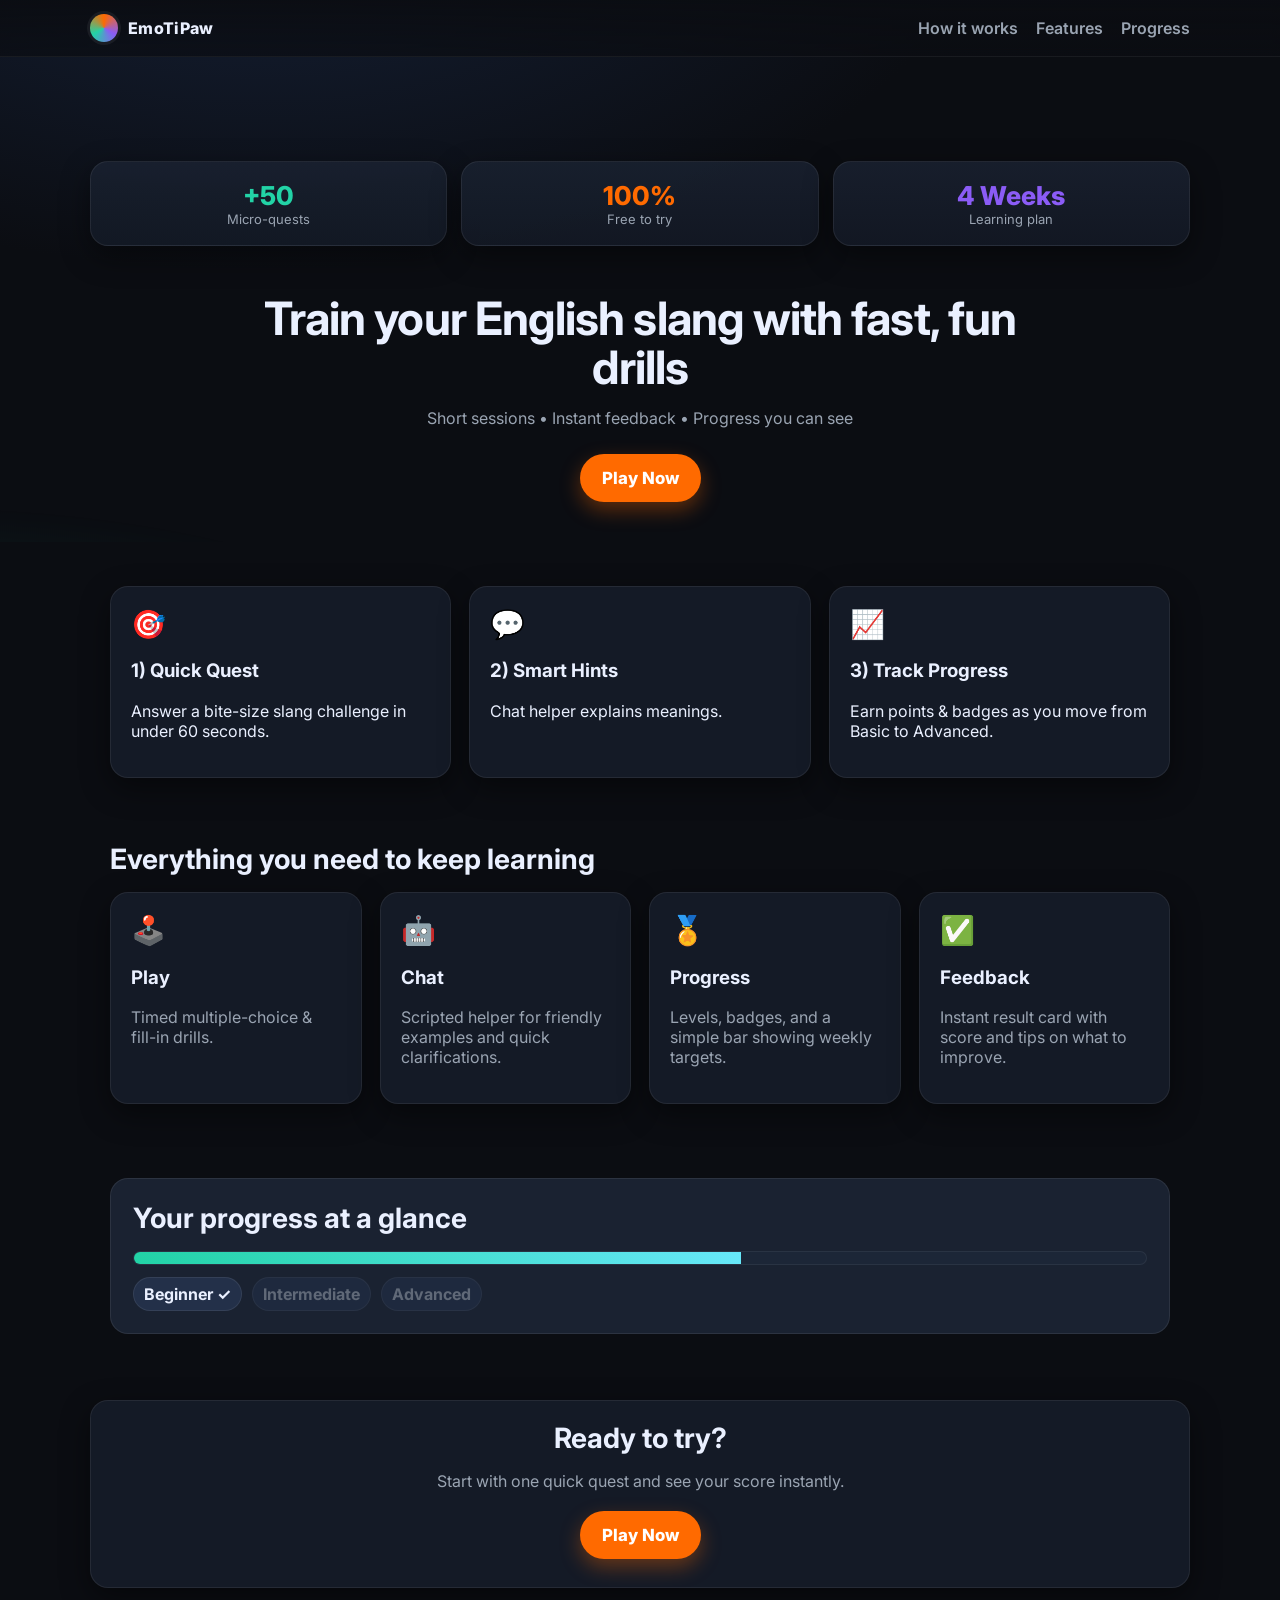
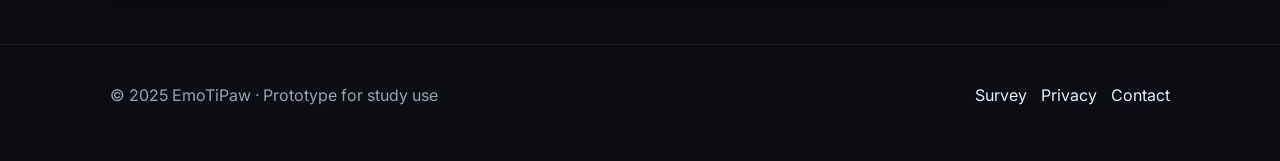
<file: index.html>
<!-- index.html — SlangQuest (Homepage) -->
<!DOCTYPE html>
<html lang="en">
<head>
  <meta charset="utf-8" />
  <meta name="viewport" content="width=device-width, initial-scale=1" />
  <title>SlangQuest — Learn English Slang Faster</title>
  <link rel="stylesheet" href="style.css" />
  <link rel="preconnect" href="https://fonts.googleapis.com">
  <link rel="preconnect" href="https://fonts.gstatic.com" crossorigin>
  <link href="https://fonts.googleapis.com/css2?family=Inter:wght@400;600;800&display=swap" rel="stylesheet">
</head>
<body>
  <!-- HEADER -->
  <header class="site-header">
    <div class="wrap nav">
      <a class="brand" href="#">
        <span class="logo" aria-hidden="true"></span>
        <span class="brand-name">EmoTiPaw</span>
      </a>

      <!-- CSS-only mobile menu -->
      <input id="menu-toggle" type="checkbox" />
      <label class="burger" for="menu-toggle" aria-label="Open menu">☰</label>

      <nav class="menu">
        <a href="#how">How it works</a>
        <a href="#features">Features</a>
        <a href="#progress">Progress</a>
        
      </nav>
    </div>
  </header>

  <!-- HERO -->
  <section class="hero">
    <div class="wrap hero-inner">
      <div class="kpis">
        <div class="card">
          <div class="value g">+50</div>
          <div class="hint">Micro-quests</div>
        </div>
        <div class="card">
          <div class="value o">100%</div>
          <div class="hint">Free to try</div>
        </div>
        <div class="card">
          <div class="value v">4 Weeks</div>
          <div class="hint">Learning plan</div>
        </div>
      </div>

      <h1 class="headline">Train your English slang with fast, fun drills</h1>
      <p class="subhead">Short sessions • Instant feedback • Progress you can see</p>

      <div class="cta-row">
        <a class="btn xl" href="auth.html?next=play.html">Play Now</a>

      </div>
    </div>
  </section>

  <!-- HOW IT WORKS -->
  <section id="how" class="how">
    <div class="wrap grid-3">
      <div class="step card">
        <div class="icon">🎯</div>
        <h3>1) Quick Quest</h3>
        <p>Answer a bite-size slang challenge in under 60 seconds.</p>
      </div>
      <div class="step card">
        <div class="icon">💬</div>
        <h3>2) Smart Hints</h3>
        <p>Chat helper explains meanings.</p>
      </div>
      <div class="step card">
        <div class="icon">📈</div>
        <h3>3) Track Progress</h3>
        <p>Earn points & badges as you move from Basic to Advanced.</p>
      </div>
    </div>
  </section>

  <!-- FEATURES (mapped to your prototype screens) -->
  <section id="features" class="features">
    <div class="wrap">
      <h2 class="section-title">Everything you need to keep learning</h2>
      <div class="grid-4">
        <article class="feature card">
          <div class="icon">🕹️</div>
          <h3>Play</h3>
          <p>Timed multiple-choice & fill-in drills.</p>
        </article>
        <article class="feature card">
          <div class="icon">🤖</div>
          <h3>Chat</h3>
          <p>Scripted helper for friendly examples and quick clarifications.</p>
        </article>
        <article class="feature card">
          <div class="icon">🏅</div>
          <h3>Progress</h3>
          <p>Levels, badges, and a simple bar showing weekly targets.</p>
        </article>
        <article class="feature card">
          <div class="icon">✅</div>
          <h3>Feedback</h3>
          <p>Instant result card with score and tips on what to improve.</p>
        </article>
      </div>
    </div>
  </section>

  <!-- PROGRESS PREVIEW -->
  <section id="progress" class="progress">
    <div class="wrap">
      <div class="panel">
        <h2 class="section-title">Your progress at a glance</h2>
        <div class="bar">
          <span class="bar-fill" style="width:60%"></span>
        </div>
        <ul class="badges">
          <li class="badge">Beginner ✓</li>
          <li class="badge muted">Intermediate</li>
          <li class="badge muted">Advanced</li>
        </ul>
      </div>
    </div>
  </section>

  <!-- DEMO / CTA -->
  <section id="demo" class="demo">
    <div class="wrap card demo-card">
      <h2 class="section-title">Ready to try?</h2>
      <p>Start with one quick quest and see your score instantly.</p>
      <a class="btn xl" href="auth.html?next=play.html">Play Now</a>
    </div>
  </section>

  <!-- FOOTER -->
  <footer class="site-footer">
    <div class="wrap foot">
      <p>© <span id="year">2025</span> EmoTiPaw · Prototype for study use</p>
      <nav class="foot-links">
        <a href="#survey">Survey</a>
        <a href="#privacy">Privacy</a>
        <a href="#contact">Contact</a>
      </nav>
    </div>
  </footer>
</body>
</html>
</file>
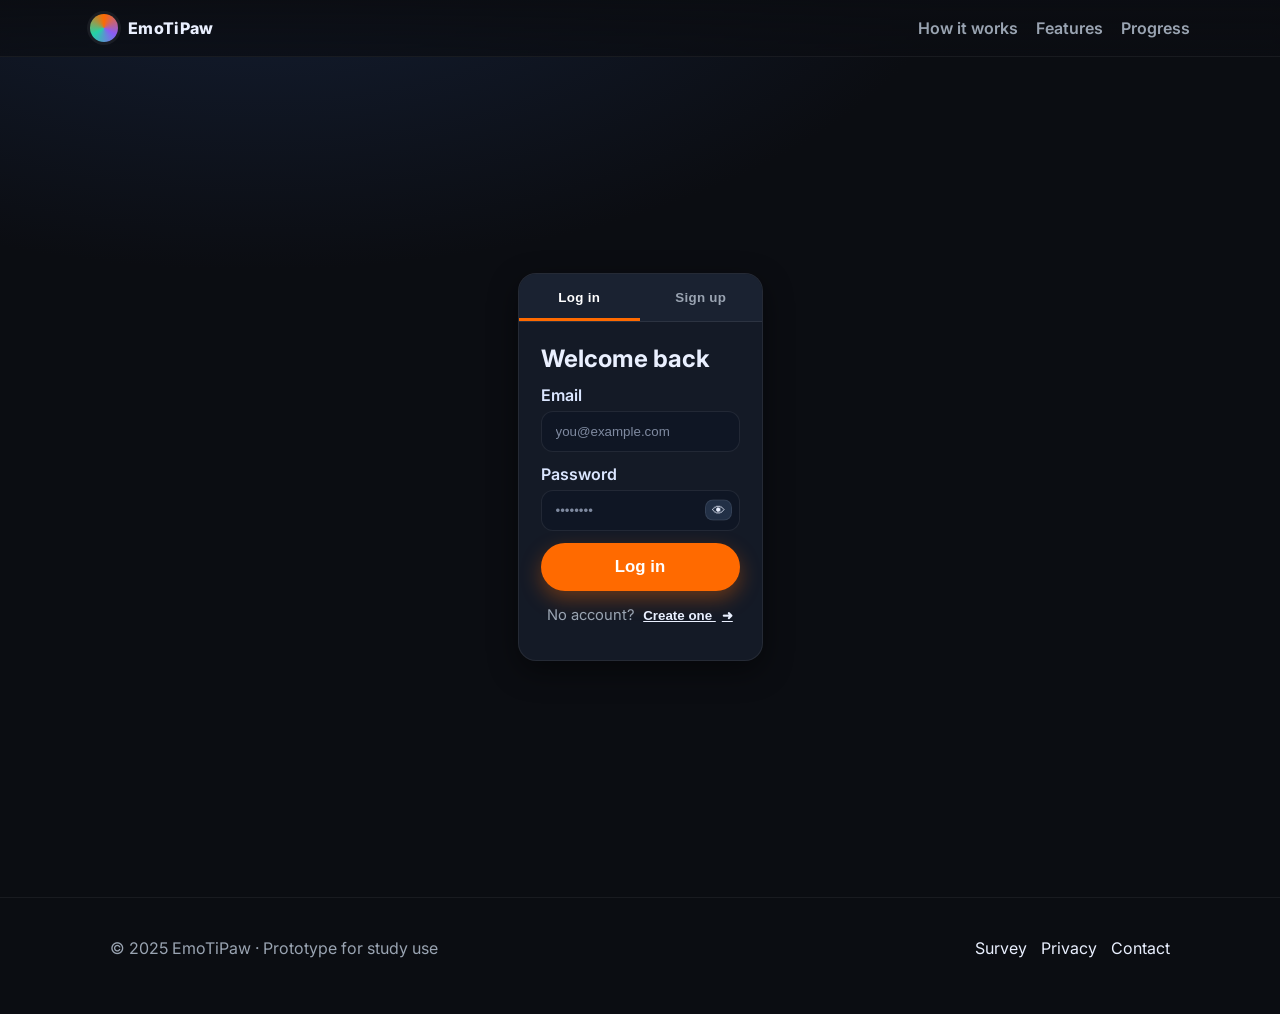
<file: achievement.html>
<!-- achievement.html — SlangQuest (Progress tracker + Achievements) -->
<!DOCTYPE html>
<html lang="en">
<head>
  <meta charset="utf-8" />
  <meta name="viewport" content="width=device-width, initial-scale=1" />
  <title>SlangQuest — Achievements</title>
  <link rel="stylesheet" href="style.css" />
  <link rel="preconnect" href="https://fonts.googleapis.com">
  <link rel="preconnect" href="https://fonts.gstatic.com" crossorigin>
  <link href="https://fonts.googleapis.com/css2?family=Inter:wght@400;600;800&display=swap" rel="stylesheet">
</head>
<body>
  <!-- HEADER -->
  <header class="site-header">
    <div class="wrap nav">
      <a class="brand" href="index.html">
        <span class="logo" aria-hidden="true"></span>
        <span class="brand-name">EmoTiPaw</span>
      </a>

      <!-- Top nav icons (🏆 = current page) -->
      <nav class="menu nav-icons">
        <a class="nav-ico" href="achievement.html" title="Achievements">🏆</a>
        <a class="nav-ico" href="play.html"        title="Play / Chat">💬</a>
        <a class="nav-ico" href="feedback.html"    title="Progress / Feedback">📊</a>
        <!-- IMPORTANT: add .bot-trigger so bot.js can open the modal -->
        <a class="nav-ico bot-trigger" href="#"    title="Bot" aria-controls="botModal">🤖</a>
      </nav>
    </div>
  </header>

  <!-- MAIN -->
  <main class="play">
    <div class="wrap play-wrap">
      <!-- Progress tracker -->
      <section class="card panel">
        <h2 class="section-title" style="margin-top:0">Progress Tracker</h2>

        <div class="bar" aria-label="Overall progress">
          <span id="overallFill" class="bar-fill" style="width:0%"></span>
        </div>
        <p id="overallText" class="muted" style="margin:10px 0 0">0 correct out of 0 (0%)</p>
      </section>

      <!-- Tiers -->
      <section class="card">
        <h3 class="ch-title">Tiers</h3>
        <div class="grid-3" id="tiers">
          <div class="panel" id="tier-basic"   aria-live="polite">
            <div class="icon">🌱</div>
            <div class="value">Basic Quests</div>
            <p class="hint">Start your journey</p>
          </div>
          <div class="panel" id="tier-mid">
            <div class="icon">🧭</div>
            <div class="value">Intermediate</div>
            <p class="hint">Solid progress</p>
          </div>
          <div class="panel" id="tier-adv">
            <div class="icon">🚀</div>
            <div class="value">Advanced</div>
            <p class="hint">Master of slang</p>
          </div>
        </div>
      </section>

      <!-- Achievements -->
      <section class="card">
        <h3 class="ch-title">Achievements</h3>
        <ul class="badges" id="badgesRow" style="flex-wrap:wrap"></ul>
        <p id="noBadges" class="muted" style="margin-top:8px">Play a few levels to unlock badges!</p>
      </section>

      <!-- Areas for Improvement -->
      <section class="card">
        <h3 class="ch-title">Areas for Improvement</h3>
        <div class="panel" id="improveBox">
          <p class="muted" id="improveText">
            We’ll show helpful tips here once you’ve completed at least one level.
          </p>
        </div>
      </section>
    </div>
  </main>

  <!-- Celebration overlay for consistency (optional) -->
  <div id="celebrate" class="celebrate" aria-hidden="true"></div>

  <!-- FOOTER -->
  <footer class="site-footer">
    <div class="wrap foot">
      <p>© <span id="year">2025</span> EmoTiPaw · Prototype for study use</p>
      <nav class="foot-links">
        <a href="index.html#privacy">Privacy</a>
        <a href="index.html#contact">Contact</a>
      </nav>
    </div>
  </footer>

  <!-- Chatbot Modal (MOVED inside <body>, just before scripts) -->
  <div id="botModal" class="bot-modal hidden" aria-hidden="true" role="dialog" aria-label="Chat with SlangQuest Bot">
    <div class="bot-sheet">
      <header class="bot-head">
        <div class="bot-title">SlangQuest Bot</div>
        <button id="botClose" class="bot-x" aria-label="Close">✖</button>
      </header>

      <div id="chat-window" class="bot-body">
        <!-- messages get appended here -->
        <div class="msg bot">
          <div class="bubble">Hey! Ask me about slang meanings, examples, or quiz help. 👋</div>
        </div>
      </div>

      <form id="botForm" class="bot-foot">
        <input id="chat-input" type="text" placeholder="Type your message..." autocomplete="off" required />
        <button class="btn" type="submit">Send</button>
      </form>
    </div>
  </div>

  <!-- Page script -->
  <script>
    const CUR_KEY = 'sq.currentUser';
    const RESULTS_KEY = 'sq.results';

    const y = document.getElementById('year'); if (y) y.textContent = String(new Date().getFullYear());

    const user = JSON.parse(localStorage.getItem(CUR_KEY) || 'null');
    if (!user) location.href = 'auth.html?next=achievement.html';

    const results = JSON.parse(localStorage.getItem(RESULTS_KEY) || '[]');
    const totalCorrect = results.reduce((s,r)=>s + (Number(r.score)||0), 0);
    const totalQs      = results.reduce((s,r)=>s + (Number(r.total)||0), 0);
    const levelsDone   = results.length;
    const percent      = totalQs ? Math.round((totalCorrect/totalQs)*100) : 0;

    const fill = document.getElementById('overallFill');
    const txt  = document.getElementById('overallText');
    if (fill) fill.style.width = (percent || 0) + '%';
    if (txt)  txt.textContent = `${totalCorrect} correct out of ${totalQs} (${percent}%)`;

    function activate(id, active){
      const el = document.getElementById(id);
      if (!el) return;
      el.style.opacity = active ? '1' : '.55';
      el.style.border = active ? '1px solid rgba(255,255,255,.18)' : '1px solid rgba(255,255,255,.08)';
    }
    activate('tier-basic', levelsDone > 0);
    activate('tier-mid',   levelsDone >= 5 || percent >= 50);
    activate('tier-adv',   levelsDone >= 10 || percent >= 80);

    const badgesRow = document.getElementById('badgesRow');
    const noBadges  = document.getElementById('noBadges');

    function addBadge(emoji, label){
      const li = document.createElement('li');
      li.className = 'badge';
      li.style.display = 'flex';
      li.style.alignItems = 'center';
      li.style.gap = '8px';
      li.innerHTML = `<span style="font-size:20px">${emoji}</span><span>${label}</span>`;
      badgesRow.appendChild(li);
      noBadges && (noBadges.style.display = 'none');
    }

    if (levelsDone >= 1) addBadge('🥉', 'First Quest — finished a level');
    if (levelsDone >= 3) addBadge('🥈', 'On a Roll — 3+ levels complete');
    if (levelsDone >= 7) addBadge('🥇', 'Veteran — 7+ levels complete');

    const best = results.reduce((m,r)=> Math.max(m, r.score||0), 0);
    if (best >= 8) addBadge('🏆', 'High Scorer — 8+ in one level');
    if (best === 10) addBadge('⭐', 'Perfect 10 — flawless level');

    if (percent >= 80 && levelsDone >= 5) addBadge('🔥', 'Hot Streak — strong accuracy');

    const tip = document.getElementById('improveText');
    if (levelsDone === 0) {
      tip.textContent = 'Try Level 1 to start earning badges. Aim for speed and accuracy!';
    } else {
      const withAcc = results.map(r => ({...r, acc: r.total ? r.score/r.total : 0}));
      withAcc.sort((a,b)=>a.acc-b.acc);
      const weakest = withAcc[0];

      let advice = [];
      if (percent < 50) advice.push('Focus on understanding the core meanings first, then speed.');
      else if (percent < 70) advice.push('You’re close! Review similar slang families to reduce mistakes.');
      else advice.push('Great accuracy — push for faster decisions and perfect rounds.');

      if (weakest && weakest.total){
        advice.push(`Your weakest round was Level ${weakest.level} (${weakest.score}/${weakest.total}). Consider retrying it for a quick win.`);
      }

      tip.textContent = advice.join(' ');
    }
  </script>

  <!-- Chatbot script LAST so it can find the DOM -->
  <script src="bot.js"></script>
</body>
</html>
</file>
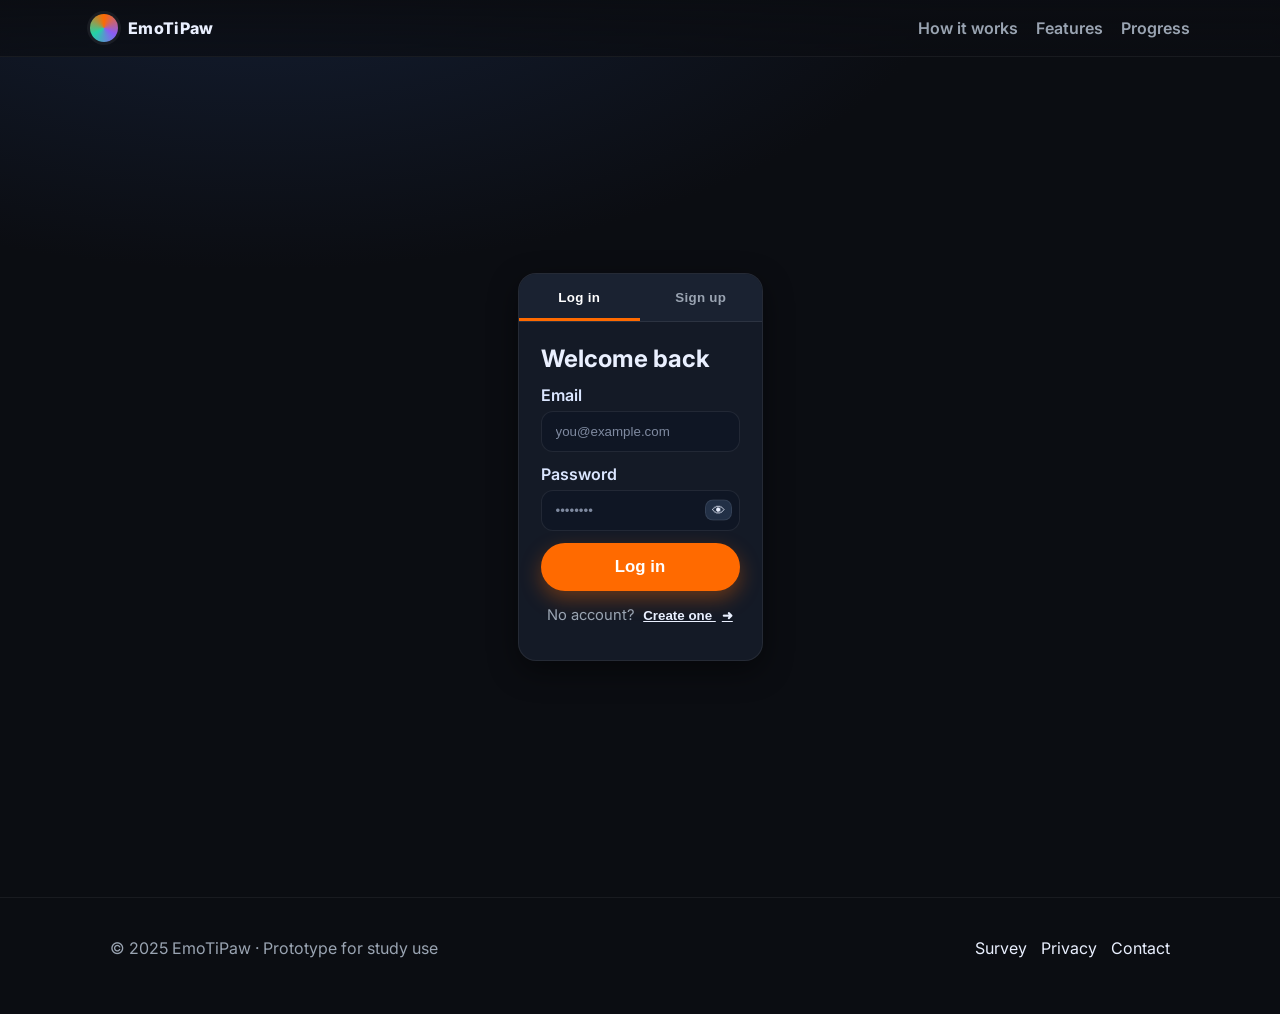
<file: auth.html>
<!-- auth.html — SlangQuest (Login & Sign Up with JS) -->
<!DOCTYPE html>
<html lang="en">
<head>
  <meta charset="utf-8" />
  <meta name="viewport" content="width=device-width, initial-scale=1" />
  <title>SlangQuest — Login / Sign Up</title>
  <link rel="stylesheet" href="style.css" />
  <link rel="preconnect" href="https://fonts.googleapis.com">
  <link rel="preconnect" href="https://fonts.gstatic.com" crossorigin>
  <link href="https://fonts.googleapis.com/css2?family=Inter:wght@400;600;800&display=swap" rel="stylesheet">
</head>
<body>
  <!-- HEADER -->
  <header class="site-header">
    <div class="wrap nav">
      <a class="brand" href="index.html">
        <span class="logo" aria-hidden="true"></span>
        <span class="brand-name">EmoTiPaw</span>
      </a>
      <nav class="menu">
        <a href="index.html#how">How it works</a>
        <a href="index.html#features">Features</a>
        <a href="index.html#progress">Progress</a>
      </nav>
    </div>
  </header>

  <!-- AUTH -->
  <main class="auth">
    <div class="wrap auth-wrap">
      <div class="auth-card card">
        <!-- Tabs -->
        <div class="tabs js-tabs">
          <button class="tab is-active" data-tab="login">Log in</button>
          <button class="tab" data-tab="signup">Sign up</button>
          <span class="glider" aria-hidden="true"></span>
        </div>

        <!-- LOGIN -->
        <form id="loginForm" class="form" autocomplete="on" novalidate>
          <h1 class="form-title">Welcome back</h1>

          <label class="fi">
            <span>Email</span>
            <input id="loginEmail" type="email" name="email" placeholder="you@example.com" required>
          </label>

          <label class="fi">
            <span>Password</span>
            <div class="pw">
              <input id="loginPassword" type="password" name="password" placeholder="••••••••" minlength="6" required>
              <button class="pw-toggle" type="button" data-target="loginPassword" aria-label="Show/Hide password">👁</button>
            </div>
          </label>

          <!-- removed Remember/Demo row -->

          <button class="btn xl wfull" type="submit">Log in</button>

          <p class="muted center sm next-link">
            No account?
            <button class="link-arrow js-switch" data-to="signup" type="button">
              Create one <span class="arrow">➜</span>
            </button>
          </p>
        </form>

        <!-- SIGN UP -->
        <form id="signupForm" class="form is-hidden" autocomplete="on" novalidate>
          <h1 class="form-title">Create your account</h1>

          <label class="fi">
            <span>Nickname</span>
            <input id="suNickname" type="text" name="nickname" placeholder="e.g., Nova" maxlength="24" required>
          </label>

          <label class="fi">
            <span>Email</span>
            <input id="suEmail" type="email" name="email" placeholder="you@example.com" required>
          </label>

          <label class="fi">
            <span>Password</span>
            <div class="pw">
              <input id="suPassword" type="password" name="password" placeholder="min. 6 characters" minlength="6" required>
              <button class="pw-toggle" type="button" data-target="suPassword" aria-label="Show/Hide password">👁</button>
            </div>
          </label>

          <label class="fi">
            <span>Confirm password</span>
            <div class="pw">
              <input id="suConfirm" type="password" name="confirm" placeholder="repeat password" minlength="6" required>
              <button class="pw-toggle" type="button" data-target="suConfirm" aria-label="Show/Hide password">👁</button>
            </div>
          </label>

          <!-- removed Terms checkbox -->

          <button class="btn xl wfull" type="submit">Sign up</button>

          <!-- removed "Already have an account?" row -->
        </form>
      </div>

      <!-- Toast / messages -->
      <div id="toast" class="toast" role="status" aria-live="polite"></div>
    </div>
  </main>

  <!-- FOOTER -->
  <footer class="site-footer">
    <div class="wrap foot">
      <p>© <span id="year">2025</span> EmoTiPaw · Prototype for study use</p>
      <nav class="foot-links">
        <a href="index.html#survey">Survey</a>
        <a href="index.html#privacy">Privacy</a>
        <a href="index.html#contact">Contact</a>
      </nav>
    </div>
  </footer>

  <script src="script.js"></script>
</body>
</html>
</file>
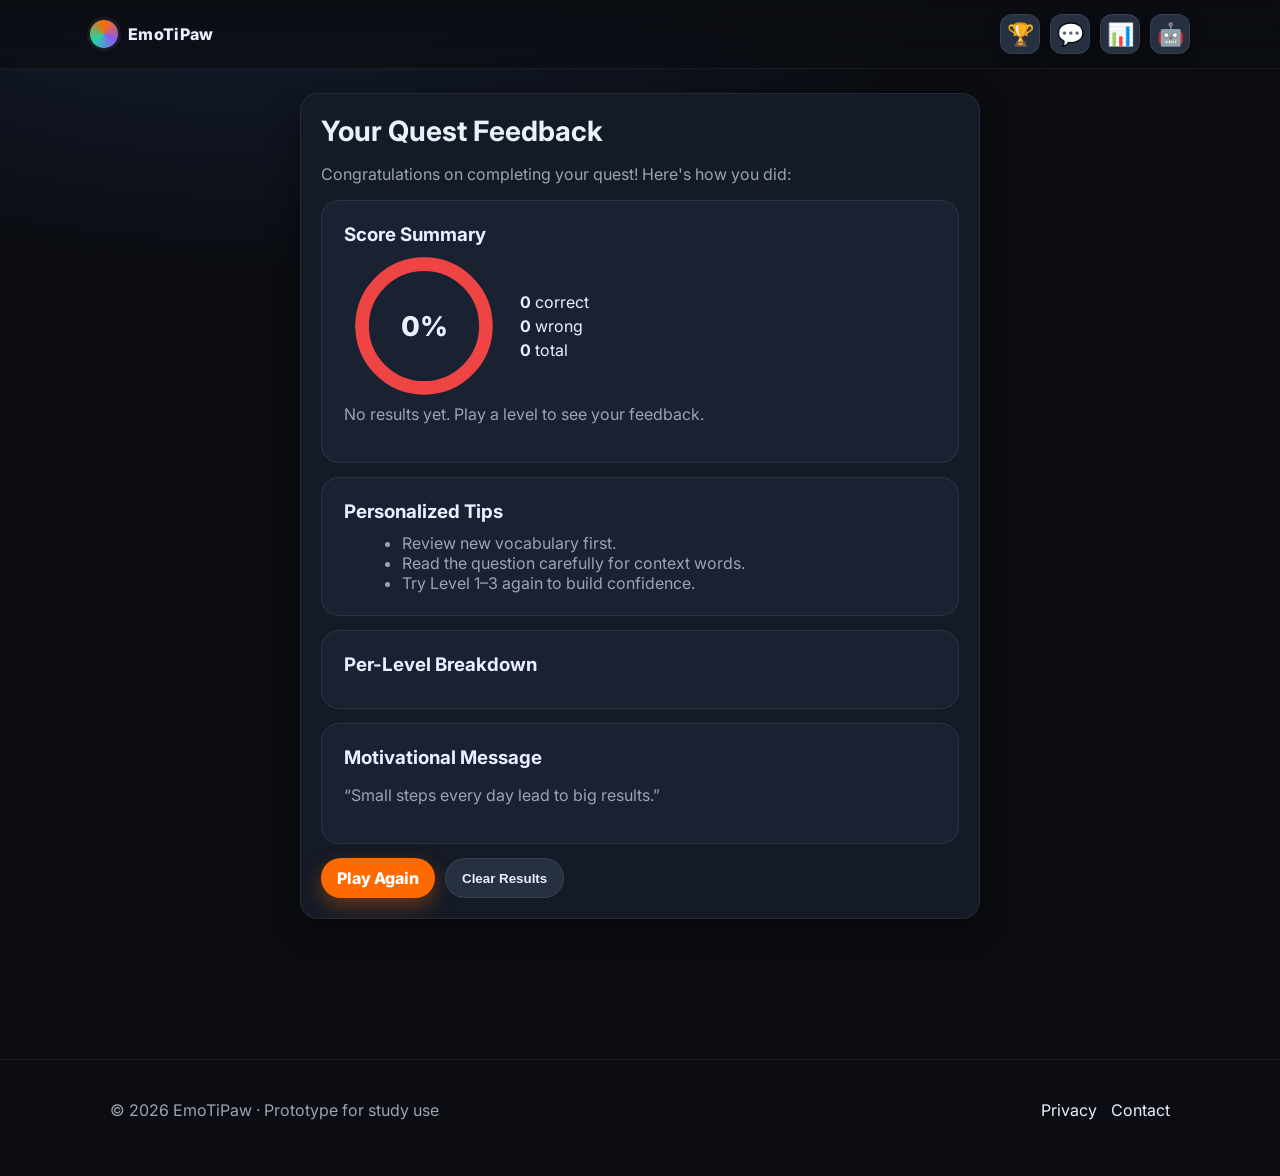
<file: feedback.html>
<!-- feedback.html — SlangQuest Results & Feedback -->
<!DOCTYPE html>
<html lang="en">
<head>
  <meta charset="utf-8" />
  <meta name="viewport" content="width=device-width, initial-scale=1" />
  <title>SlangQuest — Feedback</title>
  <link rel="stylesheet" href="style.css" />
  <link rel="preconnect" href="https://fonts.googleapis.com">
  <link rel="preconnect" href="https://fonts.gstatic.com" crossorigin>
  <link href="https://fonts.googleapis.com/css2?family=Inter:wght@400;600;800&display=swap" rel="stylesheet">
</head>
<body>
  <!-- HEADER -->
  <header class="site-header">
    <div class="wrap nav">
      <!-- brand now goes to Achievements -->
      <a class="brand" href="index.html">
        <span class="logo" aria-hidden="true"></span>
        <span class="brand-name">EmoTiPaw</span>
      </a>
      <!-- Top nav icons -->
      <nav class="menu nav-icons">
        <!-- Achievements -->
        <a class="nav-ico" href="achievement.html" title="Achievements">🏆</a>
        <!-- Play / Chat -->
        <a class="nav-ico" href="play.html" title="Play / Chat">💬</a>
        <!-- Progress / Feedback -->
        <a class="nav-ico" href="feedback.html" title="Progress / Feedback">📊</a>
        <!-- Bot: add .bot-trigger so bot.js can open the modal -->
        <a class="nav-ico bot-trigger" href="#" title="Bot" aria-controls="botModal">🤖</a>
      </nav>
    </div>
  </header>

  <!-- FEEDBACK -->
  <main class="play">
    <div class="wrap play-wrap">

      <!-- Top summary card (matches your prototype structure) -->
      <section class="card">
        <h2 class="section-title">Your Quest Feedback</h2>
        <p class="muted" id="summaryLine">
          Congratulations on completing your quest! Here's how you did:
        </p>

        <!-- Score Summary -->
        <div class="panel" style="margin-top:10px">
          <h3 class="ch-title">Score Summary</h3>
          <div class="stats-grid">
            <div class="donut-wrap">
              <!-- SVG donut chart will render here -->
              <svg id="donut" class="donut" viewBox="0 0 36 36" aria-label="overall score chart">
                <!-- back ring -->
                <circle class="donut-ring" cx="18" cy="18" r="15.915"></circle>
                <!-- correct slice -->
                <circle id="donut-correct" class="donut-segment-c" cx="18" cy="18" r="15.915"
                        stroke-dasharray="0 100" stroke-dashoffset="25"></circle>
                <!-- wrong slice -->
                <circle id="donut-wrong" class="donut-segment-w" cx="18" cy="18" r="15.915"
                        stroke-dasharray="0 100" stroke-dashoffset="25"></circle>
                <text id="donut-label" x="18" y="20.5" text-anchor="middle" class="donut-label">0%</text>
              </svg>
            </div>
            <ul class="stat-lines">
              <li><strong id="totalCorrect">0</strong> correct</li>
              <li><strong id="totalWrong">0</strong> wrong</li>
              <li><strong id="totalQuestions">0</strong> total</li>
            </ul>
          </div>
          <p class="muted" id="summaryNote" style="margin-top:8px"></p>
        </div>

        <!-- Personalized Tips -->
        <div class="panel" style="margin-top:14px">
          <h3 class="ch-title">Personalized Tips</h3>
          <ul id="tipsList" class="muted" style="margin:6px 0 0 18px"></ul>
        </div>

        <!-- Per-level results -->
        <div class="panel" style="margin-top:14px">
          <h3 class="ch-title">Per-Level Breakdown</h3>
          <div id="levelsGrid" class="levels-grid"></div>
        </div>

        <!-- Motivational -->
        <div class="panel" style="margin-top:14px">
          <h3 class="ch-title">Motivational Message</h3>
          <p id="motivation" class="muted">Keep pushing forward!</p>
        </div>

        <div class="actions" style="margin-top:14px">
          <a class="btn" href="play.html">Play Again</a>
          <button id="resetResults" class="btn ghost" type="button" title="Clear saved results">Clear Results</button>
        </div>
      </section>

    </div>
  </main>

  <!-- FOOTER -->
  <footer class="site-footer">
    <div class="wrap foot">
      <p>© <span id="year">2025</span> EmoTiPaw · Prototype for study use</p>
      <nav class="foot-links">
        <a href="index.html#privacy">Privacy</a>
        <a href="index.html#contact">Contact</a>
      </nav>
    </div>
  </footer>

  <!-- Chatbot Modal (INSIDE body, before scripts) -->
  <div id="botModal" class="bot-modal hidden" aria-hidden="true" role="dialog" aria-label="Chat with SlangQuest Bot">
    <div class="bot-sheet">
      <header class="bot-head">
        <div class="bot-title">EmoTiPaw</div>
        <button id="botClose" class="bot-x" aria-label="Close">✖</button>
      </header>

      <div id="chat-window" class="bot-body">
        <div class="msg bot">
          <div class="bubble">Hey! Ask me about slang meanings, examples, or quiz help. 👋</div>
        </div>
      </div>

      <form id="botForm" class="bot-foot">
        <input id="chat-input" type="text" placeholder="Type your message..." autocomplete="off" required />
        <button class="btn" type="submit">Send</button>
      </form>
    </div>
  </div>

  <!-- Scripts (bot.js LAST so it can find the DOM) -->
  <script src="feedback.js"></script>
  <script src="bot.js"></script>
</body>
</html>
</file>
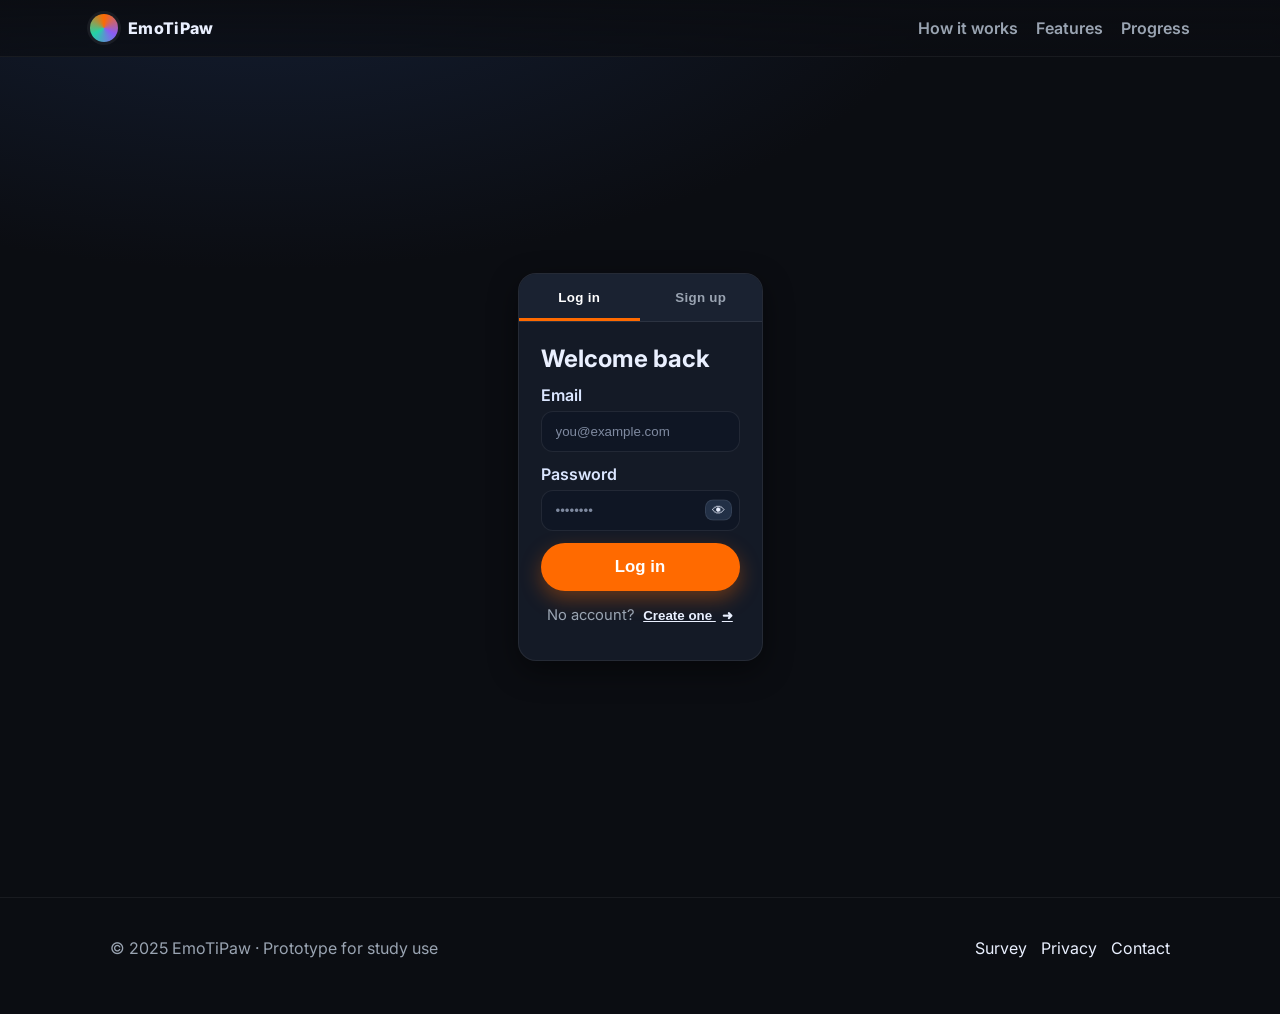
<file: play.html>
<!-- play.html — SlangQuest (Levels 1–10, text-only quizzes) -->
<!DOCTYPE html>
<html lang="en">
<head>
  <meta charset="utf-8" />
  <meta name="viewport" content="width=device-width, initial-scale=1" />
  <title>SlangQuest — Play</title>
  <link rel="stylesheet" href="style.css" />
  <link rel="preconnect" href="https://fonts.googleapis.com">
  <link rel="preconnect" href="https://fonts.gstatic.com" crossorigin>
  <link href="https://fonts.googleapis.com/css2?family=Inter:wght@400;600;800&display=swap" rel="stylesheet">
</head>
<body>
  <!-- HEADER -->
  <header class="site-header">
    <div class="wrap nav">
      <!-- brand now goes to Achievements -->
      <a class="brand" href="index.html">
        <span class="logo" aria-hidden="true"></span>
        <span class="brand-name">EmoTiPaw</span>
      </a>

      <!-- Top nav icons -->
      <nav class="menu nav-icons">
        <!-- trophy now links to Achievements -->
        <a class="nav-ico" href="achievement.html" title="Achievements">🏆</a>
        <a class="nav-ico" href="play.html"        title="Play / Chat">💬</a>
        <a class="nav-ico" href="feedback.html"    title="Progress / Feedback">📊</a>
        <!-- Bot trigger -->
        <a class="nav-ico bot-trigger" href="#"    title="Bot">🤖</a>
      </nav>
    </div>
  </header>

  <!-- PLAY -->
  <main class="play">
    <div class="wrap play-wrap">

      <!-- Start card (shown first) -->
      <section id="startCard" class="card intro">
        <h2 class="ch-title">Ready to start?</h2>
        <p class="muted">Each level has 10 quick questions. You have 5 seconds per question. Good luck!</p>
        <div class="actions">
          <button id="startBtn" class="btn xl">Start Level 1</button>
        </div>
      </section>

      <!-- top row: level + timer + score (hidden until start) -->
      <div class="top-row is-hidden">
        <div id="levelBadge" class="score-chip">Level 1</div>
        <div class="timer"><span id="timerFill" class="timer-fill"></span></div>
        <div class="score-chip"><span id="scoreVal">0</span>/10</div>
      </div>

      <!-- Level Complete panel -->
      <div id="levelEnd" class="card level-end hidden" role="dialog" aria-modal="true" aria-labelledby="levelEndTitle">
        <h3 id="levelEndTitle" class="ch-title">Level Complete</h3>
        <p id="levelEndMsg" class="muted">Your score: X/10</p>
        <div class="actions">
          <button id="retryBtn" class="btn ghost">Retry Level</button>
          <button id="nextLevelBtn" class="btn">Next Level</button>
        </div>
      </div>

      <!-- quiz card (hidden until start) -->
      <section class="card challenge is-hidden">
        <h2 id="chTitle" class="ch-title">Challenge</h2>
        <p id="questionText" class="ch-q"></p>

        <form id="qForm" class="ch-options"></form>

        <div class="actions">
          <button id="submitBtn" class="btn ch-action">Submit Answer</button>
          <button id="nextBtn" class="btn ghost ch-action">Next</button>
        </div>
        <p id="feedback" class="muted ch-feedback"></p>
      </section>

      <!-- nav row (hidden until start) -->
      <div class="ch-nav is-hidden">
        <button id="prevBtn" class="link-plain">Previous</button>
        <div class="muted small" id="counter">1 / 10</div>
      </div>
    </div>
  </main>

  <!-- Celebration overlay -->
  <div id="celebrate" class="celebrate" aria-hidden="true"></div>

  <!-- FOOTER -->
  <footer class="site-footer">
    <div class="wrap foot">
      <p>© <span id="year">2025</span> EmoTiPaw · Prototype for study use</p>
      <nav class="foot-links">
        <a href="index.html#privacy">Privacy</a>
        <a href="index.html#contact">Contact</a>
        <!-- NEW: Go back to Level 1 link at the bottom -->
        
      </nav>
    </div>
  </footer>

  <!-- Page scripts -->
  <script src="play.js"></script>

  <!-- Chatbot Modal (place at the END of body) -->
  <div id="botModal" class="bot-modal hidden" aria-hidden="true" role="dialog" aria-label="Chat with SlangQuest Bot">
    <div class="bot-sheet">
      <header class="bot-head">
        <div class="bot-title">SlangQuest Bot</div>
        <button id="botClose" class="bot-x" aria-label="Close">✖</button>
      </header>

      <div id="chat-window" class="bot-body">
        <div class="msg bot">
          <div class="bubble">Hey! Ask me about slang meanings, examples, or quiz help. 👋</div>
        </div>
      </div>

      <form id="botForm" class="bot-foot">
        <input id="chat-input" type="text" placeholder="Type your message..." autocomplete="off" required />
        <button class="btn" type="submit">Send</button>
      </form>
    </div>
  </div>

  <!-- Chatbot JS (after page scripts) -->
  <script src="bot.js"></script>
</body>
</html>
</file>
<file: style.css>
/* =========================================================
   SlangQuest — Global Styles (index.html + auth.html + play)
   Palette & layout tuned for dark UI, mobile-first.
   ========================================================= */
:root{
  --bg:#0b0d12;         /* page background */
  --bg2:#0e1118;        /* hero overlay */
  --panel:#141a26;      /* card base */
  --panel2:#1a2231;     /* alt card */
  --text:#eaf0ff;       /* primary text */
  --muted:#9aa4b2;      /* secondary text */
  --accent:#ff6a00;     /* CTA orange */
  --mint:#22d3a6;       /* success/positive */
  --violet:#8b5cf6;     /* secondary accent */
  --danger:#ef4444;     /* error */
  --radius:18px;
  --shadow:0 10px 30px rgba(0,0,0,.45);
  --max:1100px;
  --focus: 0 0 0 3px rgba(74,168,255,.22);
}

*{box-sizing:border-box}
html,body{height:100%}
body{
  margin:0;
  font-family:Inter,system-ui,-apple-system,Segoe UI,Roboto,"Helvetica Neue",Arial,sans-serif;
  color:var(--text);
  background:
    radial-gradient(1200px 600px at 20% -10%, #152036 0%, #0b0d12 60%) fixed,
    var(--bg);
  -webkit-font-smoothing:antialiased;
  -moz-osx-font-smoothing:grayscale;
}
a{color:inherit;text-decoration:none}
a:focus-visible, button:focus-visible, input:focus-visible, label:focus-visible{
  outline:none; box-shadow:var(--focus);
  border-radius:10px;
}
.wrap{max-width:var(--max);margin:0 auto;padding:0 20px}

/* =========================================================
   Header / Nav (shared)
   ========================================================= */
.site-header{
  position:sticky; top:0; z-index:40;
  background:linear-gradient(to bottom, rgba(11,13,18,.95), rgba(11,13,18,.7));
  border-bottom:1px solid rgba(255,255,255,.06);
  backdrop-filter:saturate(1.1) blur(4px);
}
.nav{display:flex;align-items:center;justify-content:space-between;padding:14px 0}
.brand{display:flex;gap:10px;align-items:center;font-weight:800}
.logo{
  width:28px;height:28px;border-radius:50%;
  background:conic-gradient(from 0deg,var(--accent),var(--violet),var(--mint),var(--accent));
  box-shadow:0 0 0 3px rgba(255,255,255,.06)
}
.brand-name{letter-spacing:.3px}

.menu{display:flex;gap:18px;align-items:center}
.menu a{color:var(--muted);font-weight:600;transition:color .15s ease}
.menu a:hover{color:#fff}

/* ── Top-nav icon buttons (replacing text links) ───────────────────── */
.nav-icons{ gap:10px; } /* tighter gap for icons */
.nav-ico{
  display:grid; place-items:center;
  width:40px; height:40px;
  border-radius:12px;
  background:#263041;
  border:1px solid rgba(255,255,255,.08);
  font-size:22px; line-height:1; color:var(--text);
  filter:drop-shadow(0 2px 6px rgba(0,0,0,.35));
  transition:transform .08s ease, filter .15s ease, background .15s ease;
}
.nav-ico:hover{ filter:brightness(1.1); background:#2b374d; }
.nav-ico:active{ transform:translateY(1px); }

.btn{
  background:var(--accent); color:#fff; padding:10px 16px;
  border-radius:999px; font-weight:800;
  box-shadow:0 8px 20px rgba(255,106,0,.35);
  border:0; display:inline-block;
  transition:transform .05s ease, filter .15s ease;
}
.btn:hover{filter:brightness(1.05)}
.btn:active{transform:translateY(1px)}
.btn.ghost{
  background:#263041; color:#e8eeff; box-shadow:none; border:1px solid rgba(255,255,255,.08)
}
.btn.xl{padding:14px 22px; font-size:1.05rem}
.wfull{width:100%}

/* Mobile menu (CSS-only checkbox pattern) */
#menu-toggle{display:none}
.burger{display:none; cursor:pointer; font-size:26px}
@media (max-width: 860px){
  .burger{display:block}
  .menu{
    position:absolute; right:20px; top:64px;
    background:var(--panel); border:1px solid rgba(255,255,255,.08);
    border-radius:14px; box-shadow:var(--shadow);
    padding:12px; gap:10px; display:none; flex-direction:column; min-width:200px;
  }
  #menu-toggle:checked ~ .menu{display:flex}
  /* bigger touch targets for icons on mobile */
  .nav-icons .nav-ico{ width:44px; height:44px; font-size:24px; }
}

/* =========================================================
   Hero (index)
   ========================================================= */
.hero{position:relative; overflow:hidden}
.hero::before{
  content:""; position:absolute; inset:-20%;
  background:
    radial-gradient(900px 380px at 60% -20%, rgba(139,92,246,.25), transparent 60%),
    radial-gradient(900px 380px at 10% 120%, rgba(34,211,166,.2), transparent 70%);
  filter:blur(6px); z-index:0;
}
.hero-inner{position:relative; z-index:1; padding:80px 0 40px}
.kpis{display:grid; grid-template-columns:repeat(3,1fr); gap:14px; margin:24px 0 48px}
.kpis .card{
  background:linear-gradient(180deg, rgba(26,34,49,.85), rgba(20,26,38,.85));
  border:1px solid rgba(255,255,255,.07);
  border-radius:var(--radius); padding:18px; box-shadow:var(--shadow);
  text-align:center
}
.value{font-size:26px; font-weight:800}
.hint{color:var(--muted); font-size:13px}
.g{color:var(--mint)} .o{color:var(--accent)} .v{color:var(--violet)}
.headline{font-size:46px; line-height:1.06; letter-spacing:-.02em; text-align:center; margin:0 auto 12px; max-width:800px}
.subhead{text-align:center; color:var(--muted); margin-bottom:26px}
.cta-row{display:flex; gap:12px; justify-content:center}

/* =========================================================
   Sections (index)
   ========================================================= */
.section-title{font-size:28px; margin:0 0 16px}
.card{
  background:var(--panel);
  border:1px solid rgba(255,255,255,.07);
  border-radius:var(--radius);
  padding:20px;
  box-shadow:var(--shadow);
}
.grid-3{display:grid; grid-template-columns:repeat(3,1fr); gap:18px}
.grid-4{display:grid; grid-template-columns:repeat(4,1fr); gap:18px}
.grid-2{display:grid; grid-template-columns:repeat(2,1fr); gap:18px}
.icon{font-size:28px; margin-bottom:8px}
.how{padding:44px 0}
.features{padding:20px 0 44px}
.feature p{color:var(--muted)}

.progress{padding:30px 0}
.panel{background:var(--panel2); border:1px solid rgba(255,255,255,.08); border-radius:var(--radius); padding:22px}
.bar{height:14px; background:#1c2637; border-radius:999px; overflow:hidden; border:1px solid rgba(255,255,255,.06)}
.bar-fill{display:block; height:100%; background:linear-gradient(90deg, var(--mint), #67e8f9)}
.badges{display:flex; gap:10px; list-style:none; padding:12px 0 0; margin:0}
.badge{background:#233049; border:1px solid rgba(255,255,255,.08); padding:6px 10px; border-radius:999px; font-weight:700}
.badge.muted{opacity:.55}

.demo{padding:36px 0}
.demo-card{text-align:center}
.demo-card p{color:var(--muted); margin-bottom:12px}
.demo-card .btn{margin:8px}

.site-footer{border-top:1px solid rgba(255,255,255,.06); padding:24px 0 40px; margin-top:20px}
.foot{display:flex; justify-content:space-between; align-items:center; gap:18px}
.foot-links{display:flex; gap:14px}
.foot p{color:var(--muted)}

/* =========================================================
   Auth (auth.html) — tabs, forms, toast
   ========================================================= */
.auth{min-height:calc(100vh - 80px); display:flex; align-items:center; padding:40px 0}
.auth-wrap{max-width:560px}
.auth-card{position:relative; overflow:hidden; padding:0}

/* Tabs (JS-driven) */
.tabs{
  display:grid; grid-template-columns:1fr 1fr; position:relative;
  background:var(--panel2); border-bottom:1px solid rgba(255,255,255,.08);
}
.tab{
  appearance:none; border:0; background:transparent; color:var(--muted);
  padding:16px 0; font-weight:800; cursor:pointer; letter-spacing:.3px;
  transition:color .15s ease, transform .05s ease;
}
.tab.is-active{color:#fff}
.tab:active{transform:translateY(1px)}
.tabs .glider{
  position:absolute; bottom:0; left:0; height:3px; width:50%;
  background:var(--accent); transform:translateX(0); transition:transform .25s ease;
}

/* Forms */
.form{padding:22px; animation:fade .25s ease}
.is-hidden{display:none !important}
@keyframes fade{from{opacity:0; transform:translateY(4px)} to{opacity:1; transform:none}}
.form-title{margin:0 0 12px; font-size:24px}

.fi{display:flex; flex-direction:column; gap:6px; margin:12px 0}
.fi span{font-weight:600; color:#dbe6ff}
input[type="email"],
input[type="password"],
input[type="text"]{
  background:#0f1624; color:#eaf0ff; border:1px solid rgba(255,255,255,.08);
  border-radius:12px; padding:12px 14px; outline:none; width:100%;
  transition:border-color .15s ease, box-shadow .15s ease;
}
input::placeholder{color:#7f8aa0}
input:focus{border-color:#4aa8ff; box-shadow:var(--focus)}

.form-row{display:flex; justify-content:space-between; align-items:center; gap:12px; margin:4px 0 12px}
.check{display:flex; align-items:center; gap:8px; cursor:pointer; user-select:none}
.check input{accent-color:var(--accent)}

.muted{color:var(--muted)}
.muted-link{color:var(--muted); text-decoration:underline}
.link-like{color:#eaf0ff; text-decoration:underline; cursor:pointer}
.center{text-align:center}
.sm{font-size:.92rem}

.pw{position:relative}
.pw-toggle{
  position:absolute; right:8px; top:50%; transform:translateY(-50%);
  background:#223046; border:1px solid rgba(255,255,255,.08);
  border-radius:8px; color:#eaf0ff; padding:2px 6px; cursor:pointer;
}
.pw-toggle:hover{filter:brightness(1.05)}

/* Toast / messages */
.toast{
  position:fixed; left:50%; bottom:22px; transform:translateX(-50%);
  background:#1f2937; color:#eaf0ff; border:1px solid rgba(255,255,255,.1);
  padding:10px 14px; border-radius:12px; box-shadow:var(--shadow);
  opacity:0; pointer-events:none; transition:opacity .2s ease;
  max-width:90vw; text-align:center;
}
.toast.show{opacity:1}

/* =========================================================
   Responsive tweaks
   ========================================================= */
@media (max-width: 980px){
  .grid-4{grid-template-columns:repeat(2,1fr)}
}
@media (max-width: 720px){
  .headline{font-size:34px}
  .grid-3,.grid-2,.grid-4{grid-template-columns:1fr}
  .kpis{grid-template-columns:1fr; margin-bottom:28px}
  .auth-wrap{max-width:100%}
  .form{padding:18px}
}

/* Arrow-style link under the button */
.next-link .link-arrow{
  background:transparent; border:0; padding:0; margin-left:4px;
  color:#eaf0ff; text-decoration:underline; cursor:pointer; font-weight:600;
}
.next-link .arrow{margin-left:6px}
/* Hide any white button look from default browsers */
button.link-arrow { appearance:none; }

/* =========================================================
   Play screen (10 quizzes + celebration)
   ========================================================= */
.play{padding:24px 0 120px}
.play-wrap{max-width:720px}

/* top row: timer + score */
.top-row{display:flex; align-items:center; gap:12px; margin-bottom:6px}
.score-chip{
  margin-left:auto; background:#233049; border:1px solid rgba(255,255,255,.08);
  padding:6px 10px; border-radius:999px; font-weight:800
}

.timer{flex:1; height:10px; background:#1c2637; border-radius:999px; border:1px solid rgba(255,255,255,.08); overflow:hidden}
.timer-fill{display:block; height:100%; width:100%; background:linear-gradient(90deg, var(--accent), #ff9a3d); transition:width .1s linear}

.challenge{margin:14px 0}
.ch-title{margin:0 0 10px}
.media-holder{text-align:center}
.ch-media{display:block; width:210px; height:210px; object-fit:cover; margin:4px auto 10px}
.round{border-radius:50%}
.ch-q{font-weight:600; margin:6px 0 8px}
.ch-options{display:grid; gap:8px; margin-bottom:10px}
.ch-options label{background:#0f1624; border:1px solid rgba(255,255,255,.08); padding:10px 12px; border-radius:12px; cursor:pointer}
.ch-options input{accent-color:var(--accent); margin-right:8px}

/* actions + feedback */
.actions{display:flex; gap:10px}
.ch-action{margin-top:4px}
.ch-action[disabled]{filter:grayscale(.2) opacity(.7); cursor:not-allowed}
.ch-feedback{margin:8px 0 0}
.ch-feedback.ok{color:var(--mint)}
.small{font-size:.92rem}

.ch-nav{display:flex; justify-content:space-between; padding:10px 4px 0; color:var(--muted)}
.link-plain{background:transparent; border:0; color:var(--muted); text-decoration:underline; cursor:pointer}

/* bottom dock */
.dock{
  position:fixed; left:0; right:0; bottom:0; z-index:20;
  background:rgba(10,13,19,.85); backdrop-filter:blur(6px);
  border-top:1px solid rgba(255,255,255,.08);
  display:flex; justify-content:space-around; padding:10px 0;
}
.dock a{font-size:22px; filter:drop-shadow(0 2px 6px rgba(0,0,0,.35))}

/* Celebration burst (CSS-only confetti) */
.celebrate{
  position:fixed; inset:0; pointer-events:none; display:none; z-index:60;
}
.celebrate.show{display:block}
.confetti{
  position:absolute; top:20%;
  width:8px; height:12px; background:var(--accent);
  transform:translateX(0) rotate(0);
  animation:fall .9s ease-out forwards;
}
.confetti:nth-child(3n){background:#ffd21f}
.confetti:nth-child(3n+1){background:#67e8f9}
.confetti:nth-child(3n+2){background:#22d3a6}
@keyframes fall{
  to { transform: translate(var(--tx, 0), 300px) rotate(var(--rot, 180deg)); opacity:0; }
}

/* Responsive */
@media (max-width:720px){
  .play{padding-bottom:120px}
}

/* Level end panel */
.level-end.hidden { display: none; }
.level-end {
  position: fixed;
  left: 50%;
  top: 18%;
  transform: translateX(-50%);
  max-width: 520px;
  width: calc(100% - 32px);
  z-index: 50;
}
.level-end .actions { justify-content: center; }

/* ---------- Feedback page helpers ---------- */
.stats-grid{
  display:grid; grid-template-columns:160px 1fr; gap:16px; align-items:center;
}
.donut-wrap{display:flex; justify-content:center; align-items:center}
.donut{width:140px; height:140px}
.donut-ring{
  fill:transparent; stroke:#1c2637; stroke-width:3.5;
}
.donut-segment-c{
  fill:transparent; stroke:var(--mint); stroke-width:3.5; stroke-linecap:round;
  transform:rotate(-90deg); transform-origin:50% 50%;
}
.donut-segment-w{
  fill:transparent; stroke:var(--danger); stroke-width:3.5; stroke-linecap:round;
  transform:rotate(-90deg); transform-origin:50% 50%;
}
.donut-label{
  font-size:7px; fill:#eaf0ff; font-weight:800;
}

.stat-lines{list-style:none; margin:0; padding:0}
.stat-lines li{margin:4px 0}

.levels-grid{
  display:grid; grid-template-columns:repeat(2,1fr); gap:12px;
}
.card.mini{padding:14px}
.card.mini .lvl-head{display:flex; justify-content:space-between; align-items:center; margin-bottom:6px}
.card.mini .badge{
  background:#233049; border:1px solid rgba(255,255,255,.08);
  padding:4px 8px; border-radius:999px; font-weight:800;
}
.bar.small{height:10px}
.tiny{font-size:.8rem}

@media (max-width:720px){
  .stats-grid{grid-template-columns:1fr}
  .levels-grid{grid-template-columns:1fr}
}
/* Chatbot Modal */
.bot-modal {
  position: fixed; inset: 0; z-index: 70;
  background: rgba(0,0,0,.45);
  display: flex; align-items: flex-end; justify-content: center;
}
.bot-modal.hidden { display: none; }

.bot-sheet {
  width: min(720px, 100%);
  background: var(--panel);
  border: 1px solid rgba(255,255,255,.08);
  border-radius: 16px 16px 0 0;
  box-shadow: var(--shadow);
  display: grid; grid-template-rows: auto 1fr auto;
  max-height: 80vh;
  overflow: hidden;
}

.bot-head {
  display: flex; align-items: center; justify-content: space-between;
  padding: 12px 14px; border-bottom: 1px solid rgba(255,255,255,.06);
  background: var(--panel2);
}
.bot-title { font-weight: 800; }
.bot-x { background: transparent; border: 0; color: var(--text); font-size: 18px; cursor: pointer; }

.bot-body {
  padding: 12px; overflow-y: auto; scroll-behavior: smooth;
  background: linear-gradient(180deg, rgba(26,34,49,.6), rgba(20,26,38,.6));
}
.msg { display: flex; margin: 8px 0; }
.msg.user { justify-content: flex-end; }
.msg .bubble {
  max-width: 78%;
  padding: 10px 12px; border-radius: 14px; line-height: 1.35;
  border: 1px solid rgba(255,255,255,.08);
}
.msg.user .bubble { background: #263041; }
.msg.bot .bubble  { background: #182033; }

.bot-foot {
  display: grid; grid-template-columns: 1fr auto; gap: 10px;
  padding: 10px; border-top: 1px solid rgba(255,255,255,.06);
  background: var(--panel2);
}
#chat-input {
  background:#0f1624; color:#eaf0ff; border:1px solid rgba(255,255,255,.08);
  border-radius:12px; padding:12px 14px; outline:none; width:100%;
}
#chat-input:focus { border-color:#4aa8ff; box-shadow: var(--focus); }

#goLevel1Footer { display: none !important; }
</file>
